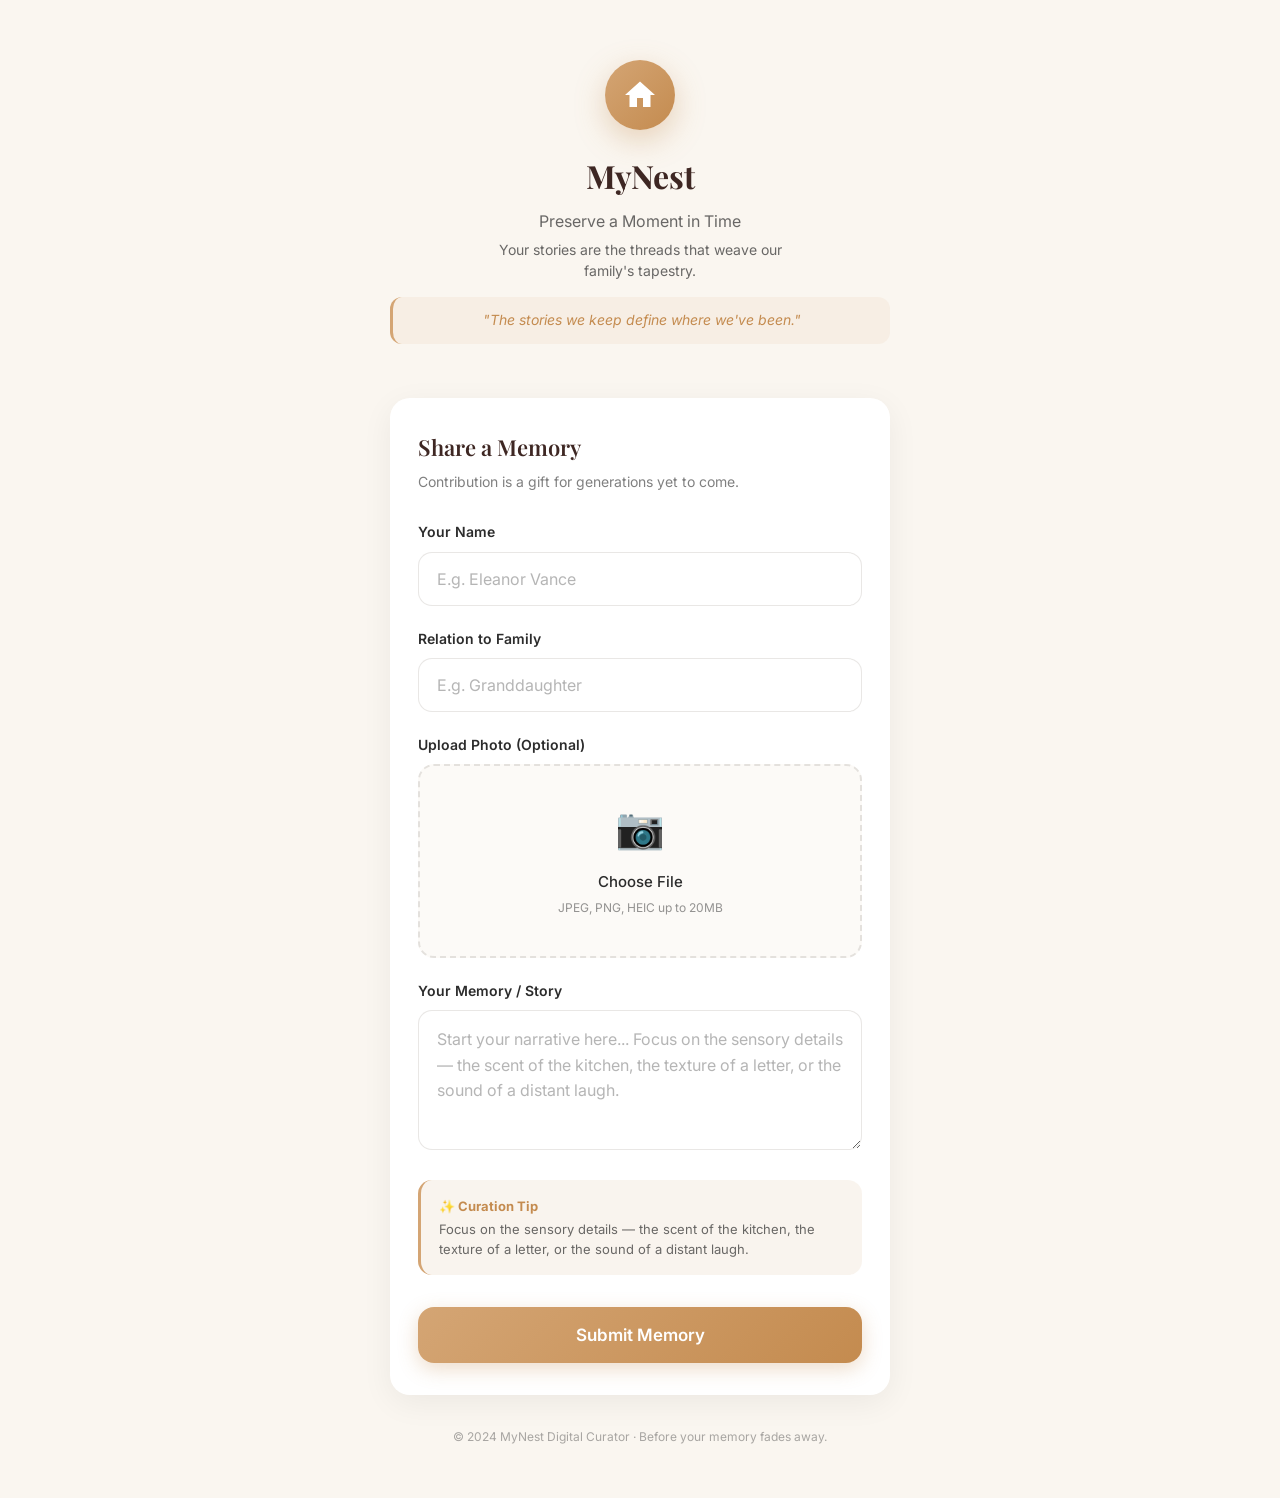
<file: mynest_web/index.html>
<!DOCTYPE html>
<html lang="en">
<head>
    <meta charset="UTF-8">
    <meta name="viewport" content="width=device-width, initial-scale=1.0">
    <title>MyNest — Preserve a Moment in Time</title>
    <meta name="description" content="Share your family memories and stories. No app required.">
    <link rel="preconnect" href="https://fonts.googleapis.com">
    <link rel="preconnect" href="https://fonts.gstatic.com" crossorigin>
    <link href="https://fonts.googleapis.com/css2?family=Playfair+Display:wght@400;600;700&family=Inter:wght@300;400;500;600;700&display=swap" rel="stylesheet">
    <style>
        /* ─── Reset & Base ─── */
        *, *::before, *::after { box-sizing: border-box; margin: 0; padding: 0; }

        :root {
            --cream: #FAF6F0;
            --warm-white: #FFF8F0;
            --parchment: #F5EDE3;
            --amber: #D4A574;
            --deep-amber: #C48B4F;
            --warm-brown: #8B6914;
            --dark-brown: #3E2723;
            --charcoal: #2C2C2C;
            --soft-gold: #E8D5B7;
            --sage: #7A8B6F;
            --dusty-rose: #B88B8B;
            --mist: #D4D0CC;
        }

        body {
            font-family: 'Inter', -apple-system, sans-serif;
            background: var(--cream);
            color: var(--charcoal);
            min-height: 100vh;
            line-height: 1.6;
        }

        /* ─── Container ─── */
        .container {
            max-width: 540px;
            margin: 0 auto;
            padding: 20px;
        }

        /* ─── Header ─── */
        .header {
            text-align: center;
            padding: 40px 0 30px;
        }

        .logo {
            width: 70px;
            height: 70px;
            border-radius: 50%;
            background: linear-gradient(135deg, var(--amber), var(--deep-amber));
            display: flex;
            align-items: center;
            justify-content: center;
            margin: 0 auto 20px;
            box-shadow: 0 10px 30px rgba(196, 139, 79, 0.35);
            animation: fadeScale 0.8s ease-out;
        }

        .logo svg {
            width: 36px;
            height: 36px;
            fill: white;
        }

        .brand-name {
            font-family: 'Playfair Display', serif;
            font-size: 32px;
            font-weight: 700;
            color: var(--dark-brown);
            margin-bottom: 8px;
        }

        .tagline {
            font-size: 16px;
            color: var(--charcoal);
            opacity: 0.7;
            max-width: 320px;
            margin: 0 auto;
            line-height: 1.5;
        }

        .quote {
            font-style: italic;
            font-size: 14px;
            color: var(--deep-amber);
            margin-top: 16px;
            padding: 12px 20px;
            background: rgba(212, 165, 116, 0.1);
            border-radius: 12px;
            border-left: 3px solid var(--amber);
        }

        /* ─── Form Card ─── */
        .form-card {
            background: white;
            border-radius: 20px;
            padding: 32px 28px;
            margin-top: 24px;
            box-shadow: 0 8px 32px rgba(0,0,0,0.06);
            animation: slideUp 0.6s ease-out 0.2s both;
        }

        .form-title {
            font-family: 'Playfair Display', serif;
            font-size: 22px;
            font-weight: 600;
            color: var(--dark-brown);
            margin-bottom: 6px;
        }

        .form-subtitle {
            font-size: 14px;
            color: var(--charcoal);
            opacity: 0.6;
            margin-bottom: 28px;
        }

        /* ─── Form Fields ─── */
        .field-group {
            margin-bottom: 22px;
        }

        .field-label {
            display: block;
            font-size: 14px;
            font-weight: 600;
            color: var(--charcoal);
            margin-bottom: 8px;
        }

        .field-input {
            width: 100%;
            padding: 16px 18px;
            font-size: 16px;
            font-family: 'Inter', sans-serif;
            border: 1.5px solid rgba(212, 208, 204, 0.5);
            border-radius: 14px;
            background: white;
            color: var(--charcoal);
            transition: all 0.3s ease;
            outline: none;
        }

        .field-input:focus {
            border-color: var(--deep-amber);
            box-shadow: 0 0 0 3px rgba(196, 139, 79, 0.15);
        }

        .field-input::placeholder {
            color: rgba(44, 44, 44, 0.35);
        }

        textarea.field-input {
            min-height: 140px;
            resize: vertical;
            line-height: 1.6;
        }

        /* ─── Photo Upload ─── */
        .upload-area {
            border: 2px dashed rgba(212, 208, 204, 0.6);
            border-radius: 16px;
            padding: 30px;
            text-align: center;
            cursor: pointer;
            transition: all 0.3s ease;
            background: rgba(245, 237, 227, 0.3);
            margin-bottom: 22px;
        }

        .upload-area:hover {
            border-color: var(--amber);
            background: rgba(212, 165, 116, 0.08);
        }

        .upload-area.has-file {
            border-color: var(--sage);
            background: rgba(122, 139, 111, 0.08);
        }

        .upload-icon {
            font-size: 40px;
            margin-bottom: 10px;
        }

        .upload-text {
            font-size: 15px;
            font-weight: 500;
            color: var(--charcoal);
        }

        .upload-hint {
            font-size: 12px;
            color: rgba(44, 44, 44, 0.5);
            margin-top: 4px;
        }

        .file-name {
            font-size: 13px;
            color: var(--sage);
            font-weight: 600;
            margin-top: 8px;
        }

        #fileInput {
            display: none;
        }

        /* ─── Curation Tip ─── */
        .tip-box {
            background: rgba(245, 237, 227, 0.6);
            border-radius: 14px;
            padding: 16px 18px;
            margin-bottom: 24px;
            border-left: 3px solid var(--amber);
        }

        .tip-title {
            font-size: 13px;
            font-weight: 700;
            color: var(--deep-amber);
            margin-bottom: 4px;
        }

        .tip-text {
            font-size: 13px;
            color: var(--charcoal);
            opacity: 0.7;
            line-height: 1.5;
        }

        /* ─── Submit Button ─── */
        .submit-btn {
            width: 100%;
            padding: 18px;
            font-size: 17px;
            font-weight: 600;
            font-family: 'Inter', sans-serif;
            color: white;
            background: linear-gradient(135deg, var(--amber), var(--deep-amber));
            border: none;
            border-radius: 16px;
            cursor: pointer;
            transition: all 0.3s ease;
            box-shadow: 0 6px 20px rgba(196, 139, 79, 0.3);
            margin-top: 8px;
        }

        .submit-btn:hover {
            transform: translateY(-2px);
            box-shadow: 0 10px 30px rgba(196, 139, 79, 0.4);
        }

        .submit-btn:active {
            transform: translateY(0);
        }

        .submit-btn:disabled {
            opacity: 0.6;
            cursor: not-allowed;
            transform: none;
        }

        /* ─── Success State ─── */
        .success-card {
            display: none;
            text-align: center;
            padding: 48px 28px;
            background: white;
            border-radius: 20px;
            margin-top: 24px;
            box-shadow: 0 8px 32px rgba(0,0,0,0.06);
            animation: slideUp 0.5s ease-out;
        }

        .success-card.visible {
            display: block;
        }

        .success-icon {
            font-size: 56px;
            margin-bottom: 16px;
        }

        .success-title {
            font-family: 'Playfair Display', serif;
            font-size: 24px;
            font-weight: 600;
            color: var(--dark-brown);
            margin-bottom: 10px;
        }

        .success-text {
            font-size: 15px;
            color: var(--charcoal);
            opacity: 0.7;
            line-height: 1.6;
        }

        /* ─── Footer ─── */
        .footer {
            text-align: center;
            padding: 32px 0;
            font-size: 12px;
            color: rgba(44, 44, 44, 0.4);
        }

        /* ─── Animations ─── */
        @keyframes fadeScale {
            from { opacity: 0; transform: scale(0.5); }
            to { opacity: 1; transform: scale(1); }
        }

        @keyframes slideUp {
            from { opacity: 0; transform: translateY(20px); }
            to { opacity: 1; transform: translateY(0); }
        }

        /* ─── Responsive ─── */
        @media (max-width: 480px) {
            .container { padding: 16px; }
            .form-card { padding: 24px 20px; }
            .brand-name { font-size: 28px; }
        }
    </style>
</head>
<body>
    <div class="container">
        <!-- Header -->
        <div class="header">
            <div class="logo">
                <svg viewBox="0 0 24 24"><path d="M10 20v-6h4v6h5v-8h3L12 3 2 12h3v8z"/></svg>
            </div>
            <div class="brand-name">MyNest</div>
            <p class="tagline">Preserve a Moment in Time</p>
            <p class="tagline" style="font-size:14px; margin-top:6px;">Your stories are the threads that weave our family's tapestry.</p>
            <p class="quote">"The stories we keep define where we've been."</p>
        </div>

        <!-- Form -->
        <div class="form-card" id="formCard">
            <div class="form-title">Share a Memory</div>
            <p class="form-subtitle">Contribution is a gift for generations yet to come.</p>

            <form id="memoryForm" onsubmit="submitMemory(event)">
                <div class="field-group">
                    <label class="field-label" for="name">Your Name</label>
                    <input type="text" id="name" class="field-input" placeholder="E.g. Eleanor Vance" required>
                </div>

                <div class="field-group">
                    <label class="field-label" for="relation">Relation to Family</label>
                    <input type="text" id="relation" class="field-input" placeholder="E.g. Granddaughter" required>
                </div>

                <!-- Photo Upload -->
                <label class="field-label">Upload Photo (Optional)</label>
                <div class="upload-area" id="uploadArea" onclick="document.getElementById('fileInput').click()">
                    <div class="upload-icon">📷</div>
                    <div class="upload-text">Choose File</div>
                    <div class="upload-hint">JPEG, PNG, HEIC up to 20MB</div>
                    <div class="file-name" id="fileName"></div>
                </div>
                <input type="file" id="fileInput" accept="image/*" onchange="handleFile(this)">

                <!-- Story -->
                <div class="field-group">
                    <label class="field-label" for="story">Your Memory / Story</label>
                    <textarea id="story" class="field-input" placeholder="Start your narrative here... Focus on the sensory details — the scent of the kitchen, the texture of a letter, or the sound of a distant laugh." required></textarea>
                </div>

                <!-- Tip -->
                <div class="tip-box">
                    <div class="tip-title">✨ Curation Tip</div>
                    <div class="tip-text">Focus on the sensory details — the scent of the kitchen, the texture of a letter, or the sound of a distant laugh.</div>
                </div>

                <button type="submit" class="submit-btn" id="submitBtn">
                    Submit Memory
                </button>
            </form>
        </div>

        <!-- Success -->
        <div class="success-card" id="successCard">
            <div class="success-icon">🕊️</div>
            <div class="success-title">Memory Preserved</div>
            <p class="success-text">Thank you for your beautiful contribution. Your story has been safely submitted and is awaiting family approval. It will become part of the family's digital legacy forever.</p>
        </div>

        <div class="footer">
            © 2024 MyNest Digital Curator · Before your memory fades away.
        </div>
    </div>

    <script>
        // ─── Appwrite Configuration ───
        // Replace these with your actual Appwrite values
        const APPWRITE_ENDPOINT = 'https://cloud.appwrite.io/v1';
        const APPWRITE_PROJECT = 'YOUR_PROJECT_ID';
        const APPWRITE_DATABASE = 'YOUR_DATABASE_ID';
        const MEMORIES_COLLECTION = 'memories';

        // Get userId from URL params
        const urlParams = new URLSearchParams(window.location.search);
        const targetUserId = urlParams.get('userId') || 'demo_user';

        function handleFile(input) {
            const uploadArea = document.getElementById('uploadArea');
            const fileName = document.getElementById('fileName');
            if (input.files && input.files[0]) {
                uploadArea.classList.add('has-file');
                fileName.textContent = '✓ ' + input.files[0].name;
                document.querySelector('.upload-icon').textContent = '✅';
                document.querySelector('.upload-text').textContent = 'Photo Selected';
            }
        }

        async function submitMemory(e) {
            e.preventDefault();
            const btn = document.getElementById('submitBtn');
            btn.disabled = true;
            btn.textContent = 'Submitting...';

            const name = document.getElementById('name').value.trim();
            const relation = document.getElementById('relation').value.trim();
            const story = document.getElementById('story').value.trim();

            try {
                // Submit to Appwrite REST API
                const response = await fetch(
                    `${APPWRITE_ENDPOINT}/databases/${APPWRITE_DATABASE}/collections/${MEMORIES_COLLECTION}/documents`,
                    {
                        method: 'POST',
                        headers: {
                            'Content-Type': 'application/json',
                            'X-Appwrite-Project': APPWRITE_PROJECT,
                        },
                        body: JSON.stringify({
                            documentId: 'unique()',
                            data: {
                                userId: targetUserId,
                                title: `Memory from ${name}`,
                                story: story,
                                contributorName: name,
                                contributorRelation: relation,
                                isApproved: false,
                                status: 'raw',
                            }
                        })
                    }
                );

                if (response.ok) {
                    showSuccess();
                } else {
                    // Even if API fails, show success for demo purposes
                    console.log('API response:', await response.text());
                    showSuccess();
                }
            } catch (error) {
                console.log('Submission error:', error);
                // Show success for demo - in production, handle properly
                showSuccess();
            }
        }

        function showSuccess() {
            document.getElementById('formCard').style.display = 'none';
            const sc = document.getElementById('successCard');
            sc.classList.add('visible');
        }
    </script>
</body>
</html>
</file>
